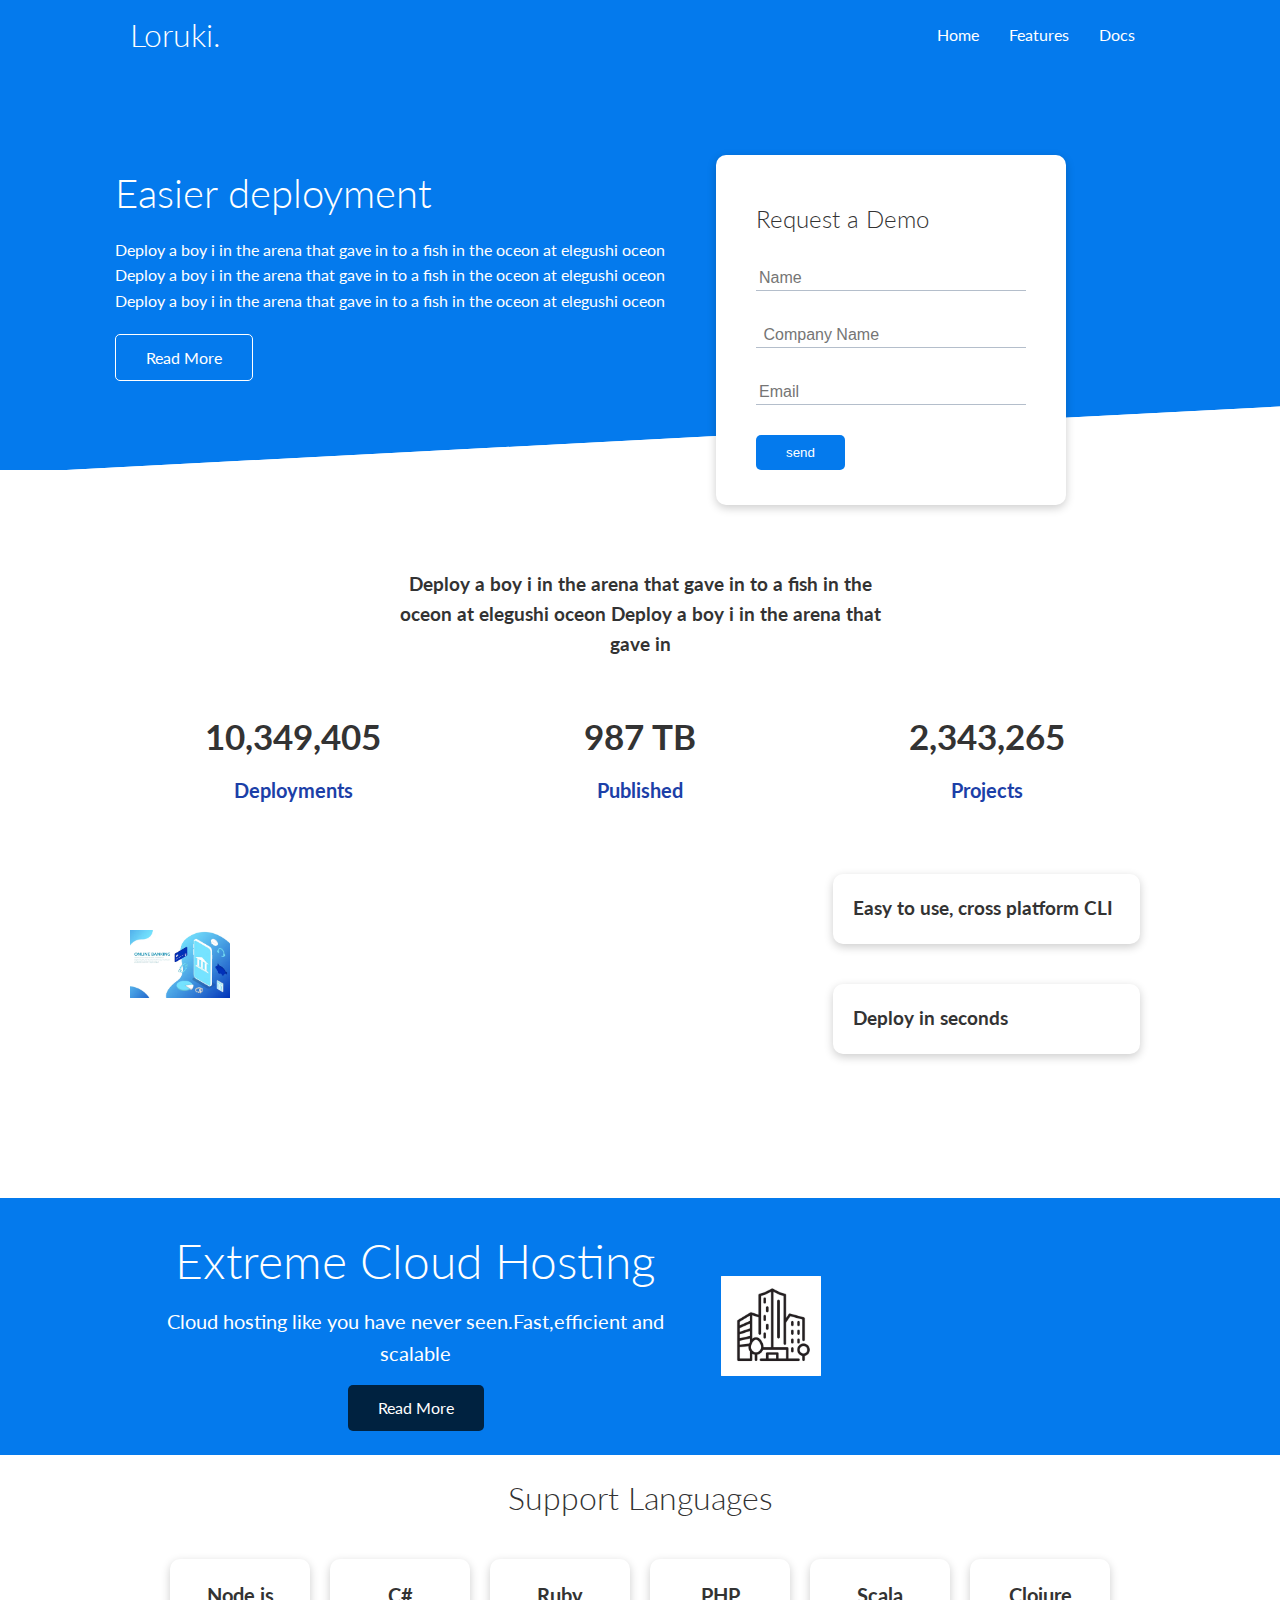
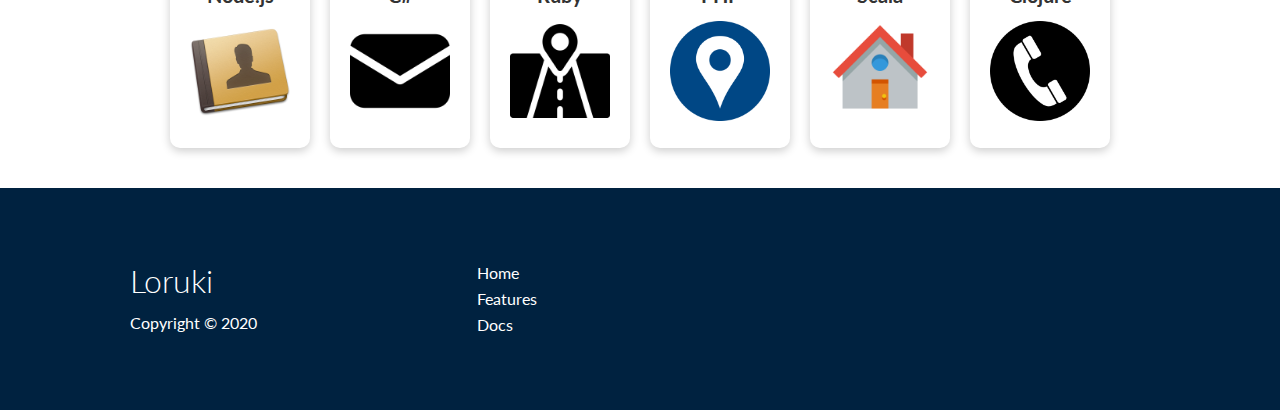
<file: index.html>
<!DOCTYPE html>
<html lang="en">
<head>
    <meta charset="UTF-8">
    <meta name="viewport" content="width=device-width, initial-scale=1.0">
    <link rel="stylesheet" href="https://cdnjs.cloudflare.com/ajax/libs/font-awesome/5.15.1/css/all.min.css"
    integrity="sha512-+4zCK9k+qNFUR5X+cKL9EIR+ZOhtIloNl9GIKS57V1MyNsYpYcUrUeQc9vNfzsWfV28IaLL3i96P9sdNyeRssA=="
    crossorigin="anonymous" referrerpolicy="no-referrer" />
    <link rel="stylesheet" href="css/utility.css">
    <link rel="stylesheet" href="css/styles.css">
    <title>Loruki | Cloud Hosting For Everyone</title>
</head>
<body>
    <!-- Navbar -->
    <div class="navbar">
        <div class="container flex">
            <h1 class="logo">Loruki.</h1>
            <nav>
               <ul>
                <li><a href="index.html">Home</a></li>
                <li><a href="features.html">Features</a></li>
                <li><a href="docs.html">Docs</a></li>
               </ul> 
            </nav>
        </div>
    </div>

    <!-- showcase -->
    <section class="showcase">
        <div class="container grid">
            <div class="showcase-text">
                <h1>Easier deployment</h1>
                <p>Deploy a boy i in the arena that gave in to a fish in the oceon at elegushi oceon Deploy a boy i in the arena that gave in to a fish in the oceon at elegushi oceon Deploy a boy i in the arena that gave in to a fish in the oceon at elegushi oceon </p>
                <a href="features.'html" class="btn btn-outline">Read More</a>
            </div>

            <div class="showcase-form card">
                <h2>Request a Demo</h2>
                <form>
                    <div class="form-control">
                        <input type="text" name="name" placeholder="Name" required>
                    </div>
                    <div class="form-control">
                        <input type="text" name="company" placeholder=" Company Name" required>
                    </div>
                    <div class="form-control">
                        <input type="email" name="email" placeholder="Email" required>
                    </div>
                    <input type="submit" value="send" class="btn btn-primary">
                </form>
            </div>
        </div>
    </section>

    <!-- Stats -->
   <section class="stats">
    <div class="container">
        <h3 class="stats-heading text-center my-1">
            Deploy a boy i in the arena that gave in to a fish in the oceon at elegushi oceon Deploy a boy i in the arena that gave in 
        </h3>

        <div class="grid grid-3 text-center my-4">
            <div>
                <i class="fas fa-server fa-3x"></i>
                <h3>10,349,405</h3>
                <p class="text-secondary">Deployments</p>
            </div>
            <div>
                <i class="fas fa-upload fa-3x"></i>
                <h3>987 TB</h3>
                <p class="text-secondary">Published</p>
            </div>
            <div>
                <i class="fas fa-project-diagram fa-3x"></i>
                <h3>2,343,265</h3>
                <p class="text-secondary">Projects</p>
            </div>
        </div>
    </div>
   </section>

   <!-- cli -->
   <section class="cli">
      <div class="container grid">
            <img src="img/bank1.avif" alt="">
            <div class="card">
                <h3>Easy to use, cross platform CLI</h3>
            </div>
            <div class="card">
                <h3>Deploy in seconds</h3>
            </div>
      </div>  
   </section>

   <!-- cloud -->
   <section class="cloud bg-primary my-2 py-2">
    <div class="container grid">
        <div class="text-center">
            <h2 class="lg">Extreme Cloud Hosting</h2>
            <p class="lead my-1">Cloud hosting like you have never seen.Fast,efficient and scalable</p>
            <a href="features.html" class="btn btn-dark">Read More</a>
        </div>
        <img src="img/city.jpg" alt="">
    </div>
   </section>

   <!-- Languages -->
   <section class="languages">
    <h2 class="md text-center my-2">
        Support Languages
    </h2>
    <div class="container flex">
        <div class="card">
            <h4>Node.js</h4>
            <img src="img/addr2.png" alt="">
        </div>
        <div class="card">
            <h4>C#</h4>
            <img src="img/email.png" alt="">
        </div>
        <div class="card">
            <h4>Ruby</h4>
            <img src="img/str.png" alt="">
        </div>
        <div class="card">
            <h4>PHP</h4>
            <img src="img/loc1.png" alt="">
        </div>
        <div class="card">
            <h4>Scala</h4>
            <img src="img/home.png" alt="">
        </div>
        <div class="card">
            <h4>Clojure</h4>
            <img src="img/phone.png" alt="">
        </div>
    </div>
   </section>

   <!-- Footer -->
   <footer class="footer bg-dark py-5">
    <div class="container grid grid-3">
        <div>
            <h1>Loruki</h1>
            <p>Copyright &copy; 2020</p>
        </div>
        <nav>
            <ul>
                <li><a href="index.html">Home</a></li>
                <li><a href="features.html">Features</a></li>
                <li><a href="docs.html">Docs</a></li>
            </ul>
        </nav>
        <div class="social">
        <a href="#"><i class="fab fa-github fa-2x"></i></a>
        <a href="#"><i class="fab fa-facebook fa-2x"></i></a>
        <a href="#"><i class="fab fa-instagram fa-2x"></i></a>
        <a href="#"><i class="fab fa-twitter fa-2x"></i></a>
        </div>
    </div>
   </footer>
</body>
</html>
</file>
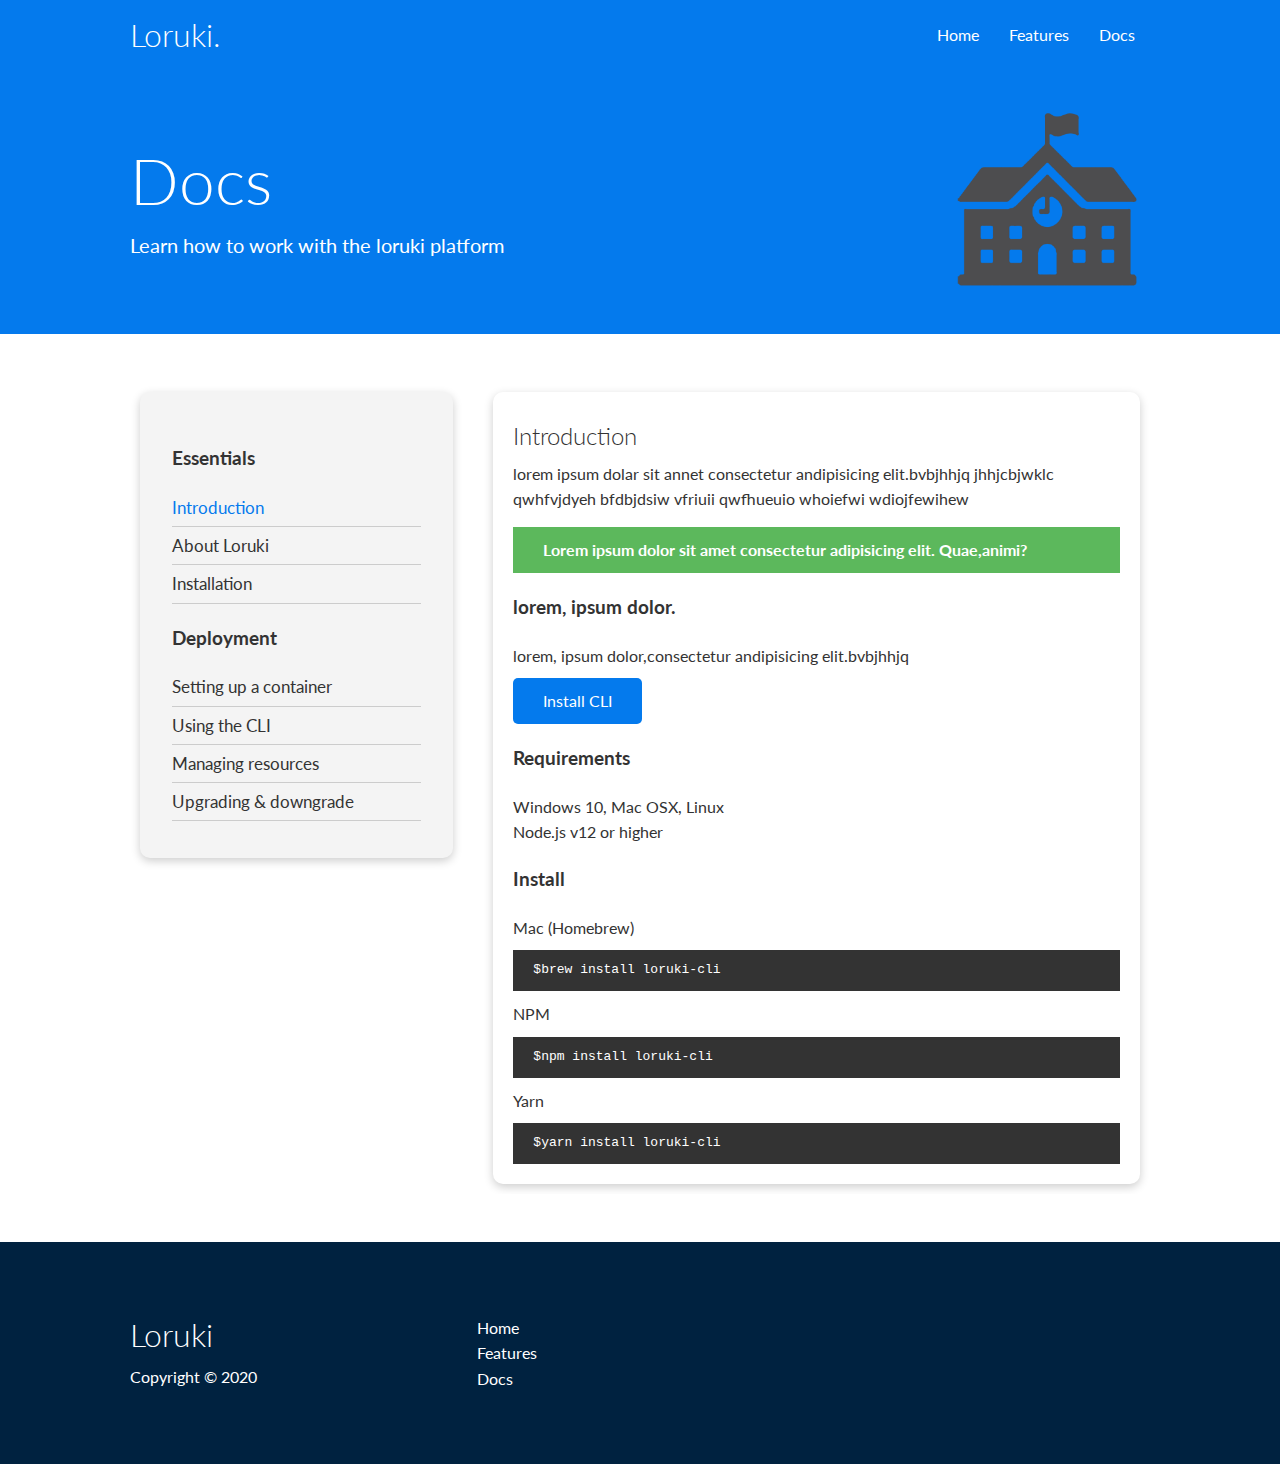
<file: docs.html>
<!DOCTYPE html>
<html lang="en">

<head>
    <meta charset="UTF-8">
    <meta name="viewport" content="width=device-width, initial-scale=1.0">
    <link rel="stylesheet" href="https://cdnjs.cloudflare.com/ajax/libs/font-awesome/5.15.1/css/all.min.css"
        integrity="sha512-+4zCK9k+qNFUR5X+cKL9EIR+ZOhtIloNl9GIKS57V1MyNsYpYcUrUeQc9vNfzsWfV28IaLL3i96P9sdNyeRssA=="
        crossorigin="anonymous" referrerpolicy="no-referrer" />
    <link rel="stylesheet" href="css/utility.css">
    <link rel="stylesheet" href="css/styles.css">
    <title>Loruki | Cloud Hosting For Everyone</title>
</head>

<body>

    <!-- Navbar -->
    <div class="navbar">
        <div class="container flex">
            <h1 class="logo">Loruki.</h1>
            <nav>
                <ul>
                    <li><a href="index.html">Home</a></li>
                    <li><a href="features.html">Features</a></li>
                    <li><a href="docs.html">Docs</a></li>
                </ul>
            </nav>
        </div>
    </div>

    <!-- head -->
    <section class="docs-head bg-primary py-3">
        <div class="container grid">
            <div>
                <h1 class="xl">Docs</h1>
                <p class="lead">
                    Learn how to work with the loruki platform
                </p>
            </div>
            <img src="img/school.png" alt="">
        </div>
    </section>

    <!-- Docs -->

    <section class="docs-main my-4">
        <div class="container grid">
            <div class="card bg-light p-3">
                <h3 class="my-2">Essentials</h3>
                <nav>
                    <ul>
                        <li><a class="text-primary" href="#">Introduction</a></li>
                        <li><a href="#">About Loruki</a></li>
                        <li><a href="#">Installation</a></li>

                    </ul>
                </nav>

                <h3 class="my-2">Deployment</h3>
                <nav>
                    <ul>
                        <li><a href="#">Setting up a container</a></li>
                        <li><a href="#">Using the CLI</a></li>
                        <li><a href="#">Managing resources</a></li>
                        <li><a href="#">Upgrading & downgrade</a></li>

                    </ul>
                </nav>
            </div>
            <div class="card">
                <h2>Introduction</h2>
                <p>lorem ipsum dolar sit annet consectetur
                    andipisicing elit.bvbjhhjq jhhjcbjwklc qwhfvjdyeh bfdbjdsiw vfriuii qwfhueuio whoiefwi wdiojfewihew
                </p>
                <div class="alert alert-success">
                    <i class="fas fa-info"></i>Lorem ipsum dolor sit amet consectetur adipisicing elit. Quae,animi?
                </div>

                <h3>lorem, ipsum dolor.</h3>

                <p>lorem, ipsum dolor,consectetur
                    andipisicing elit.bvbjhhjq </p>
                <a href="#" class="btn btn-primary">Install CLI</a>

                <h3>Requirements</h3>
                <ul>
                    <li>Windows 10, Mac OSX, Linux</li>
                    <li>Node.js v12 or higher</li>
                </ul>

                <h3>Install</h3>
                <p>Mac (Homebrew)</p>
                <pre><code>$brew install loruki-cli</code></pre>
                <p>NPM</p>
                <pre><code>$npm install loruki-cli</code></pre>
                <p>Yarn</p>
                <pre><code>$yarn install loruki-cli</code></pre>
            </div>
        </div>
    </section>

    <!-- Footer -->
    <footer class="footer bg-dark py-5">
        <div class="container grid grid-3">
            <div>
                <h1>Loruki</h1>
                <p>Copyright &copy; 2020</p>
            </div>
            <nav>
                <ul>
                    <li><a href="index.html">Home</a></li>
                    <li><a href="features.html">Features</a></li>
                    <li><a href="docs.html">Docs</a></li>
                </ul>
            </nav>
            <div class="social">
                <a href="#"><i class="fab fa-github fa-2x"></i></a>
                <a href="#"><i class="fab fa-facebook fa-2x"></i></a>
                <a href="#"><i class="fab fa-instagram fa-2x"></i></a>
                <a href="#"><i class="fab fa-twitter fa-2x"></i></a>
            </div>
        </div>
    </footer>
</body>

</html>
</file>
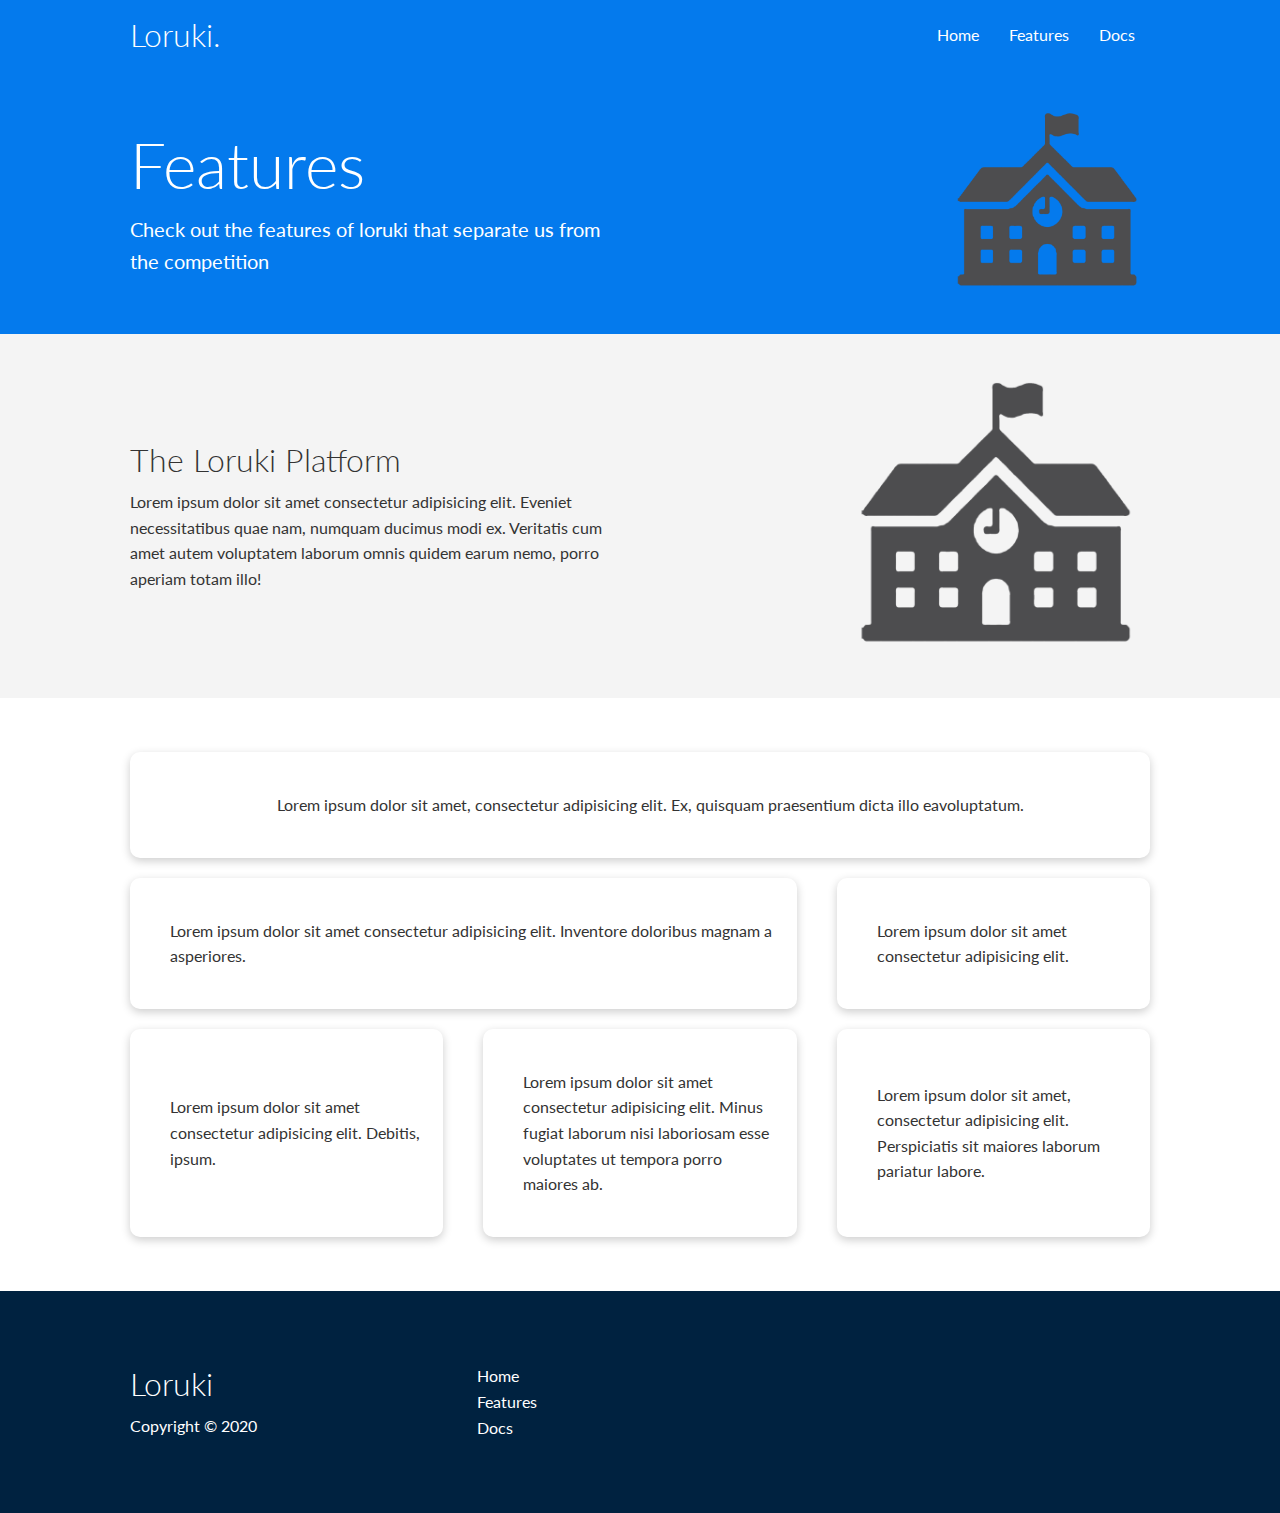
<file: features.html>
<!DOCTYPE html>
<html lang="en">

<head>
    <meta charset="UTF-8">
    <meta name="viewport" content="width=device-width, initial-scale=1.0">
    <link rel="stylesheet" href="https://cdnjs.cloudflare.com/ajax/libs/font-awesome/5.15.1/css/all.min.css"
        integrity="sha512-+4zCK9k+qNFUR5X+cKL9EIR+ZOhtIloNl9GIKS57V1MyNsYpYcUrUeQc9vNfzsWfV28IaLL3i96P9sdNyeRssA=="
        crossorigin="anonymous" referrerpolicy="no-referrer" />
    <link rel="stylesheet" href="css/utility.css">
    <link rel="stylesheet" href="css/styles.css">
    <title>Loruki | Cloud Hosting For Everyone</title>
</head>

<body>
    <!-- Navbar -->
    <div class="navbar">
        <div class="container flex">
            <h1 class="logo">Loruki.</h1>
            <nav>
                <ul>
                    <li><a href="index.html">Home</a></li>
                    <li><a href="features.html">Features</a></li>
                    <li><a href="docs.html">Docs</a></li>
                </ul>
            </nav>
        </div>
    </div>

    <!-- head -->
    <section class="features-head bg-primary py-3">
        <div class="container grid">
            <div>
                <h1 class="xl">Features</h1>
                <p class="lead">
                    Check out the features of loruki that separate us from the competition
                </p>
            </div>
            <img src="img/school.png" alt="">
        </div>
    </section>

    <!-- subhead -->
    <section class="features-sub-head bg-light py-3">
        <div class="container grid">
            <div>
                <h1 class="md">The Loruki Platform </h1>
                <p>
                    Lorem ipsum dolor sit amet consectetur adipisicing elit. Eveniet necessitatibus quae nam, numquam
                    ducimus modi ex. Veritatis cum amet autem voluptatem laborum omnis quidem earum nemo, porro aperiam
                    totam illo!
                </p>
            </div>
            <img src="img/school.png" alt="">
        </div>
    </section>

    <section class="features-main my-2">
        <div class="container grid grid-3">
            <div class="card flex">
                <i class="fas fa-server fa-3x"></i>
                <p>Lorem ipsum dolor sit amet, consectetur adipisicing elit. Ex, quisquam praesentium dicta illo eavoluptatum.</p>
            </div>
            <div class="card flex">
                <i class="fas fa-tree fa-3x"></i>
                <p>Lorem ipsum dolor sit amet consectetur adipisicing elit. Inventore doloribus magnam a asperiores.</p>
            </div>
            <div class="card flex">
                <i class="fas fa-laptop-code fa-3x"></i>
                <p>Lorem ipsum dolor sit amet consectetur adipisicing elit.</p>
            </div>
            <div class="card flex">
                <i class="fas fa-database fa-3x"></i>
                <p>Lorem ipsum dolor sit amet consectetur adipisicing elit. Debitis, ipsum.</p>
            </div>
            <div class="card flex">
                <i class="fas fa-power-off fa-3x"></i>
                <p>Lorem ipsum dolor sit amet consectetur adipisicing elit. Minus fugiat laborum nisi laboriosam esse
                    voluptates ut tempora porro maiores ab.</p>
            </div>
            <div class="card flex">
                <i class="fas fa-upload fa-3x"></i>
                <p>Lorem ipsum dolor sit amet, consectetur adipisicing elit. Perspiciatis sit maiores laborum pariatur
                    labore.</p>
            </div>

        </div>
    </section>

    <!-- Footer -->
    <footer class="footer bg-dark py-5">
        <div class="container grid grid-3">
            <div>
                <h1>Loruki</h1>
                <p>Copyright &copy; 2020</p>
            </div>
            <nav>
                <ul>
                    <li><a href="index.html">Home</a></li>
                    <li><a href="features.html">Features</a></li>
                    <li><a href="docs.html">Docs</a></li>
                </ul>
            </nav>
            <div class="social">
                <a href="#"><i class="fab fa-github fa-2x"></i></a>
                <a href="#"><i class="fab fa-facebook fa-2x"></i></a>
                <a href="#"><i class="fab fa-instagram fa-2x"></i></a>
                <a href="#"><i class="fab fa-twitter fa-2x"></i></a>
                </div>
        </div>
    </footer>
</body>

</html>
</file>
<file: css/utility.css>
.container{ 
    max-width: 1100px;
    margin: 0 auto;
    overflow: auto;
    padding: 0 40px;
}

.card{
    background-color: #fff;
    color: #333;
    border-radius: 10px;
    box-shadow: 0 3px 10px rgba(0,0,0,0.2);
    padding: 20px;
    margin: 10px;
}

.btn{
    display: inline-block;
    padding: 10px 30px;
    cursor: pointer;
    background: var(--primary-color);
    color: #fff;
    border: none ;
    border-radius: 5px;

}

.btn-outline{
    background-color: transparent;
    border: 1px #fff solid;
}

.btn:hover{
    transform: scale(0.98);
}

/* Backgrounds & colored buttons */
.bg-primary, .btn-primary{
    background-color: var(--primary-color);
    color: #fff;
}

.bg-secondary, .btn-secondary{
    background-color: var(--secondary-color);
    color: #fff;
}

.bg-dark, .btn-dark{
    background-color: var(--dark-color);
    color: #fff;
}


.bg-light, .btn-light{
    background-color: var(--light-color);
    color: #333;
}

.bg-primary a, .btn-primary a,
.bg-secondary a, .btn-secondary a,
.bg-dark a, .btn-dark a{
    color: #fff;
}

/* text colors */
.text-primary{
   color: var(--primary-color);
}

.text-secondary{
   color: var(--secondary-color);
}

.text-dark{
    color: var(--dark-color);
}


.text-light{
    color: var(--light-color);
}

/* Text sizes */
.lead{
    font-size: 20px;
}

.sm{
    font-size: 1rem ;
}

.md{
    font-size: 2rem ;
}

.lg{
    font-size: 3rem ;
}

.xl{
    font-size: 4rem ;
}



.text-center{
    text-align: center;
}

/* Alert */

.alert{
    background-color: var(--light-color);
    padding: 10px 20px;
    font-weight: bold;
    margin: 15px 0;
}

.alert i{
    margin-right: 10px;
}

.alert-success{
    background-color: var(--success-color);
    color: #fff;
}


.alert-error{
    background-color: var(--error-color);
    color: #fff;
}

.flex{
    display: flex;
   justify-content: center;
   align-items: center;
   height: 100%;

}

.grid {
    display: grid;
    grid-template-columns: repeat(2, 1fr) ;
    gap: 20px;
    justify-content: center;
    align-items: center; 
    height: 100%;
}  

.grid-3{
    grid-template-columns: repeat(3, 1fr) ;
}


/* margin */
.my-1{
    margin: 1rem 0;
}

.my-2{
    margin: 1.5rem 0;
}

.my-3{
    margin: 2rem 0;
}

.my-4{
    margin: 3rem 0;
}

.my-5{
    margin: 4rem 0;
}

.m-1{
    margin: 1rem;
}

.m-2{
    margin: 1.5rem;
}

.m-3{
    margin: 2rem ;
}

.m-4{
    margin: 3rem;
}

.m-5{
    margin: 4rem ;
}

/* padding*/
.py-1{
    padding: 1rem 0;
}

.py-2{
    padding: 1.5rem 0;
}

.py-3{
    padding: 2rem 0;
}

.py-4{
    padding: 3rem 0;
}

.py-5{
    padding: 4rem;
}

.p-1{
    padding: 1rem;
}

.p-2{
    padding: 1.5rem;
}

.p-3{
    padding: 2rem;
}

.p-4{
    padding: 3rem;
}

.p-5{
    padding: 4rem;
}
</file>
<file: css/styles.css>
@import url('http://fonts.googleapis.com/css2?family=Lato:wght@300&display=swap');

:root {
    --primary-color: #047aed;
    --secondary-color: #1c3fa8;
    --dark-color: #002240;
    --light-color: #f4f4f4;
    --success-color: #5cb85c;
    --error-color: #d9534f;
}

* {
    box-sizing: border-box;
    padding: 0;
    margin: 0;
}

body {
    font-family: 'Lato', sans-serif;
    color: #333;
    line-height: 1.6;
}

ul {
    list-style-type: none;
}

a {
    text-decoration: none;
    color: #333;
}

h1,
h2 {
    font-weight: 300;
    line-height: 1.2;
    margin: 10px 0;
}

p {
    margin: 10px 0;
}

img {
    width: 100px;
}

code,
pre {
    background: #333;
    color: #fff;
    padding: 10px;
}

/* navbar */
.navbar {
    background-color: var(--primary-color);
    color: #fff;
    height: 70px;
}

.navbar ul {
    display: flex;
}

.navbar a {
    color: #fff;
    padding: 10px;
    margin: 0 5px;
}

.navbar a:hover {
    border-bottom: 2px #fff solid;
}

.navbar .flex {
    justify-content: space-between;
}


/* showcase */
.showcase {
    height: 400px;
    background-color: var(--primary-color);
    color: #fff;
    position: relative;
}


.showcase h1 {
    font-size: 40px;
}

.showcase p {
    margin: 20px 0;
}

.showcase .grid {
    overflow: visible;
    grid-template-columns: 55% 45%;
    gap: 30px;
}

.showcase-text{
    animation: slideInFromLeft 1s ease-in;
}

.showcase-form {
    position: relative;
    top: 60px;
    height: 350px;
    width: 350px;
    padding: 40px;
    z-index: 100;
    animation: slideInFromRight 1s ease-in;
    /* justify-self:flex-end;  */
}

.showcase-form .form-control {
    margin: 30px 0;
}

.showcase-form input[type='text'],
.showcase-form input[type='email'] {
    border: 0;
    border-bottom: 1px solid #b4becb;
    width: 100%;
    padding: 3px;
    font-size: 16px;
}

.showcase-form input:focus {
    outline: none;
}

.showcase::before,
.showcase::after {
    content: '';
    position: absolute;
    height: 100px;
    bottom: -70px;
    right: 0;
    left: 0;
    background: #fff;
    transform: skewY(-3deg);
    -webkit-transform: skewY(-3deg);
    -moz-transform: skewY(-3deg);
    -ms-transform: skewY(-3deg);
}

/* stats */
.stats {
    padding-top: 100px;
    animation: slideInFromBottom 1s ease-in;
}

.stats-heading {
    max-width: 500px;
    margin: auto;
}

.stats .grid h3 {
    font-size: 35px;
}

.stats .grid p {
    font-size: 20px;
    font-weight: bold;

}

/* cli */
.cli .grid {
    grid-template-columns: repeat(3, 1fr);
    grid-template-rows: repeat(3, 1fr);
}

.cli .grid>*:first-child {
    grid-column: 1 / span 2;
    grid-row: 1 / span 2;
}

/* cloud */
.cloud .grid {
    grid-template-columns: 4fr 3fr;
}

/* Languages */

.languages .flex {
    flex-wrap: wrap;
}

.languages .card {
    text-align: center;
    margin: 18px 10px 40px;
    transition: transform 0.2s ease-in;
}

.languages .card h4 {
    font-size: 20px;
    margin-bottom: 10px;
}

.languages .card:hover {
    transform: translateY(-15px);
}


/* features */

.features-head img,
.docs-head img {
    width: 200px;
    justify-self: flex-end;
}

.features-sub-head img {
    width: 300px;
    justify-self: flex-end;
}

.features-main .card>i {
    margin-right: 20px;
}

.features-main .grid {
    padding: 30px;
}

.features-main .grid>*:first-child {
    grid-column: 1 / span 3;
}

.features-main .grid>*:nth-child(2) {
    grid-column: 1 / span 2;
}

/* docs */
.docs-main h3 {
    margin: 20px 0;
}

.docs-main .grid {
    grid-template-columns: 1fr 2fr;
    align-items: flex-start;
}

.docs-main nav li {
    font-size: 17px;
    padding-bottom: 5px;
    margin-bottom: 5px;
    border-bottom: 1px #ccc solid;
}

.docs-main a:hover {
    font-weight: bold;
}

.docs-mai

/* footer */
.footer .social a {
    margin: 0 10px;
}

/* Animations */
@keyframes slideInFromLeft{
    0%{
        transform: translateX(-100%);
    }

    100%{
        transform: translateX(0); 
    }
}

@keyframes slideInFromRight{
    0%{
        transform: translateX(100%);
    }

    100%{
        transform: translateX(0); 
    }
}

@keyframes slideInFromTop{
    0%{
        transform: translateY(-100%);
    }

    100%{
        transform: translateX(0); 
    }
}

@keyframes slideInFromBottom{
    0%{
        transform: translateY(100%);
    }

    100%{
        transform: translateX(0); 
    }
}

/* tablets and under */
@media(max-width: 768px) {

    .grid,
    .showcase .grid,
    .stats .grid,
    .cli .grid,
    .cloud .grid,
    .features-main .grid,
    .docs-main .grid {
        grid-template-columns: 1fr;
        grid-template-rows: 1fr;
    }

    .showcase {
        height: auto;
    }

    .showcase-text {
        text-align: center;
        margin: 40px;
        animation: slideInFromTop 1s ease-in;
    }

    .showcase-form {
        justify-self: center;
        margin: auto;
        animation: slideInFromBottom 1s ease-in;
    }

    .cli .grid >*:first-child {
        grid-column: 1;
        grid-row: 1;


    }

    .features-head,.features-sub-head,.docs-head{
        text-align: center;
    }

    .features-head img,.features-sub-head img,.docs-head img{
        justify-self: center;
    }

    .features-main .grid > *:first-child,
    .features-main .grid > *:nth-child(2){
        grid-column: 1;
    }
}

/* mobile */
@media(max-width: 500px) {
    .navbar {
        height: 110px;
    }

    .navbar .flex {
        flex-direction: column;
    }

    .navbar ul {
        padding: 10px;
        background-color: rgba(0, 0, 0, 0.1);
    }
}
</file>
